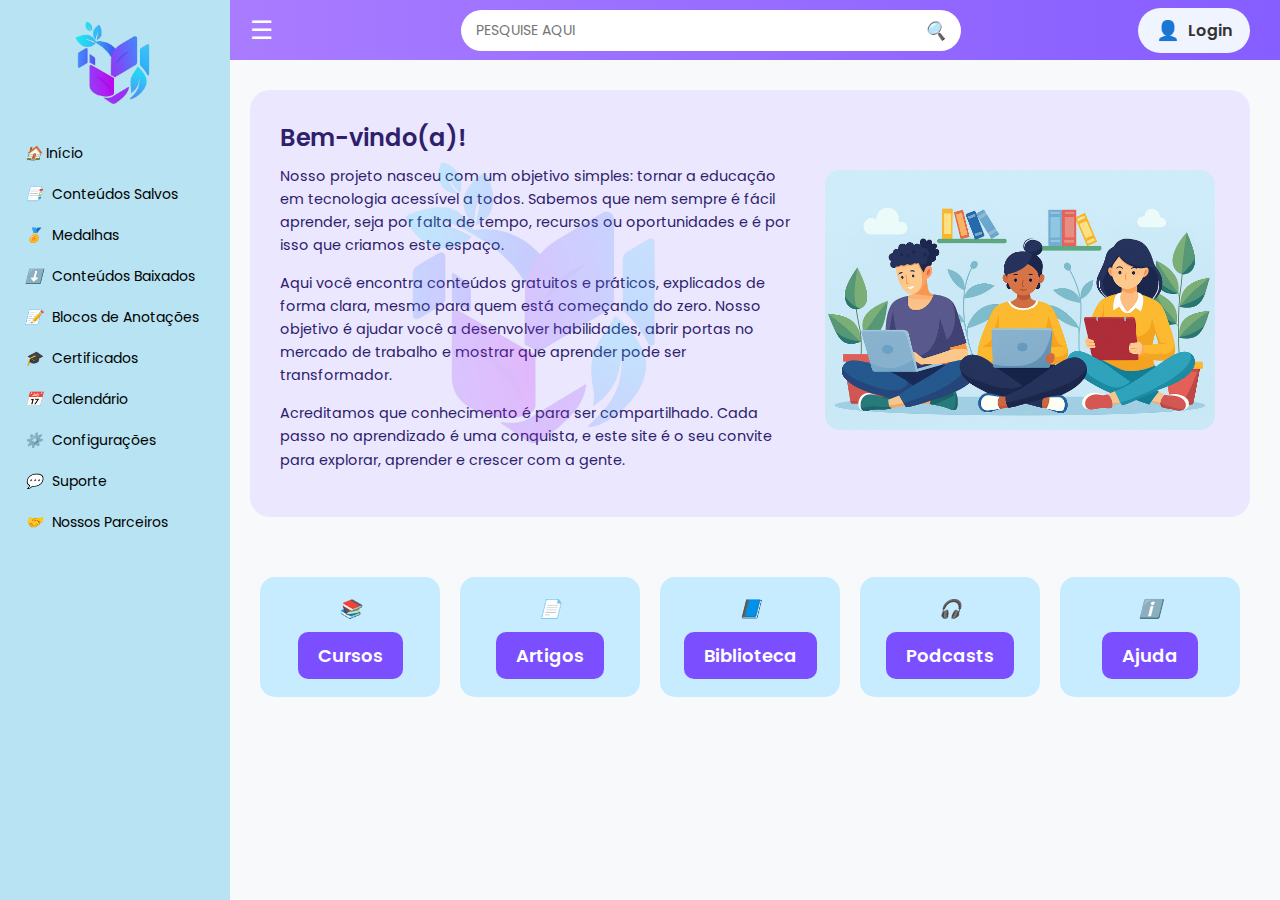
<file: EducaTech/index.html>
<!DOCTYPE html>
<html lang="pt-BR">

<head>
    <meta charset="UTF-8">
    <meta name="viewport" content="width=device-width, initial-scale=1.0">
    <title>EducaTech</title>
    <link rel="stylesheet" href="style.css">
    <link href="https://fonts.googleapis.com/css2?family=Poppins:wght@400;600&display=swap" rel="stylesheet">
</head>

<body>

    <aside class="sidebar" id="sidebar">
        <div class="logo">
            <a href="index.html">
                <img src="img/Logoprincipal.png" width="30%" alt="Logo">
            </a>
        </div>

        <ul class="menu">
            <li><a href="index.html"><i class="icon">🏠</i> Início</a></li>
            <li><i class="icon">📑</i> Conteúdos Salvos</li>
            <li><i class="icon">🏅</i> Medalhas</li>
            <li><i class="icon">⬇️</i> Conteúdos Baixados</li>
            <li><i class="icon">📝</i> Blocos de Anotações</li>
            <li><i class="icon">🎓</i> Certificados</li>

            <!-- item Calendário -->
            <li data-section="calendario"><i class="icon">📅</i> Calendário</li>

            <li><i class="icon">⚙️</i> Configurações</li>
            <li><i class="icon">💬</i> Suporte</li>
            <li><i class="icon">🤝</i> Nossos Parceiros</li>
        </ul>
    </aside>

    <main class="main-content">
        <header class="topbar">
            <button id="hamburger" class="hamburger">☰</button>
            <div class="search-bar">
                <input type="text" id="pesquisa" placeholder="PESQUISE AQUI">
                <i class="icon" id="btnBuscar">🔍</i>
            </div>

            <a href="#" id="loginBtn" class="login-link">
                <span class="user-icon">👤</span> Login
            </a>
        </header>

        <section class="welcome" id="welcome-section">
            <div class="text">
                <img src="img/Logoprincipal.png" alt="Logo de Fundo" class="background-logo">
                <h2>Bem-vindo(a)!</h2>
                <p>Nosso projeto nasceu com um objetivo simples: tornar a educação em tecnologia acessível a todos.
                   Sabemos que nem sempre é fácil aprender, seja por falta de tempo, recursos ou oportunidades e é por
                   isso que criamos este espaço.</p>

                <p>Aqui você encontra conteúdos gratuitos e práticos, explicados de forma clara, mesmo para quem está
                   começando do zero. Nosso objetivo é ajudar você a desenvolver habilidades, abrir portas no mercado de 
                   trabalho e mostrar que aprender pode ser transformador.</p>

                <p>Acreditamos que conhecimento é para ser compartilhado. Cada passo no aprendizado é uma conquista, 
                   e este site é o seu convite para explorar, aprender e crescer com a gente.</p>
            </div>
            <div class="image">
                <img src="img/estudantes.png" alt="Ilustração dos estudantes">
            </div>
        </section>

        <section class="cards">
            <section id="content" class="content-area">
                <div class="cards-container">
                    <div class="card" data-section="cursos"><i class="icon">📚</i><span>Cursos</span></div>
                    <div class="card" data-section="artigos"><i class="icon">📄</i><span>Artigos</span></div>
                    <div class="card" data-section="biblioteca"><i class="icon">📘</i><span>Biblioteca</span></div>
                    <div class="card" data-section="podcasts"><i class="icon">🎧</i><span>Podcasts</span></div>
                    <div class="card" data-section="ajuda"><i class="icon">ℹ️</i><span>Ajuda</span></div>
                </div>
            </section>
        <section id="page-container" class="page-container" style="display:none; padding:30px;">
        </section>
        
    </main>

    <script src="./assets/scripts/app.js"></script>

</body>

</html>
</file>
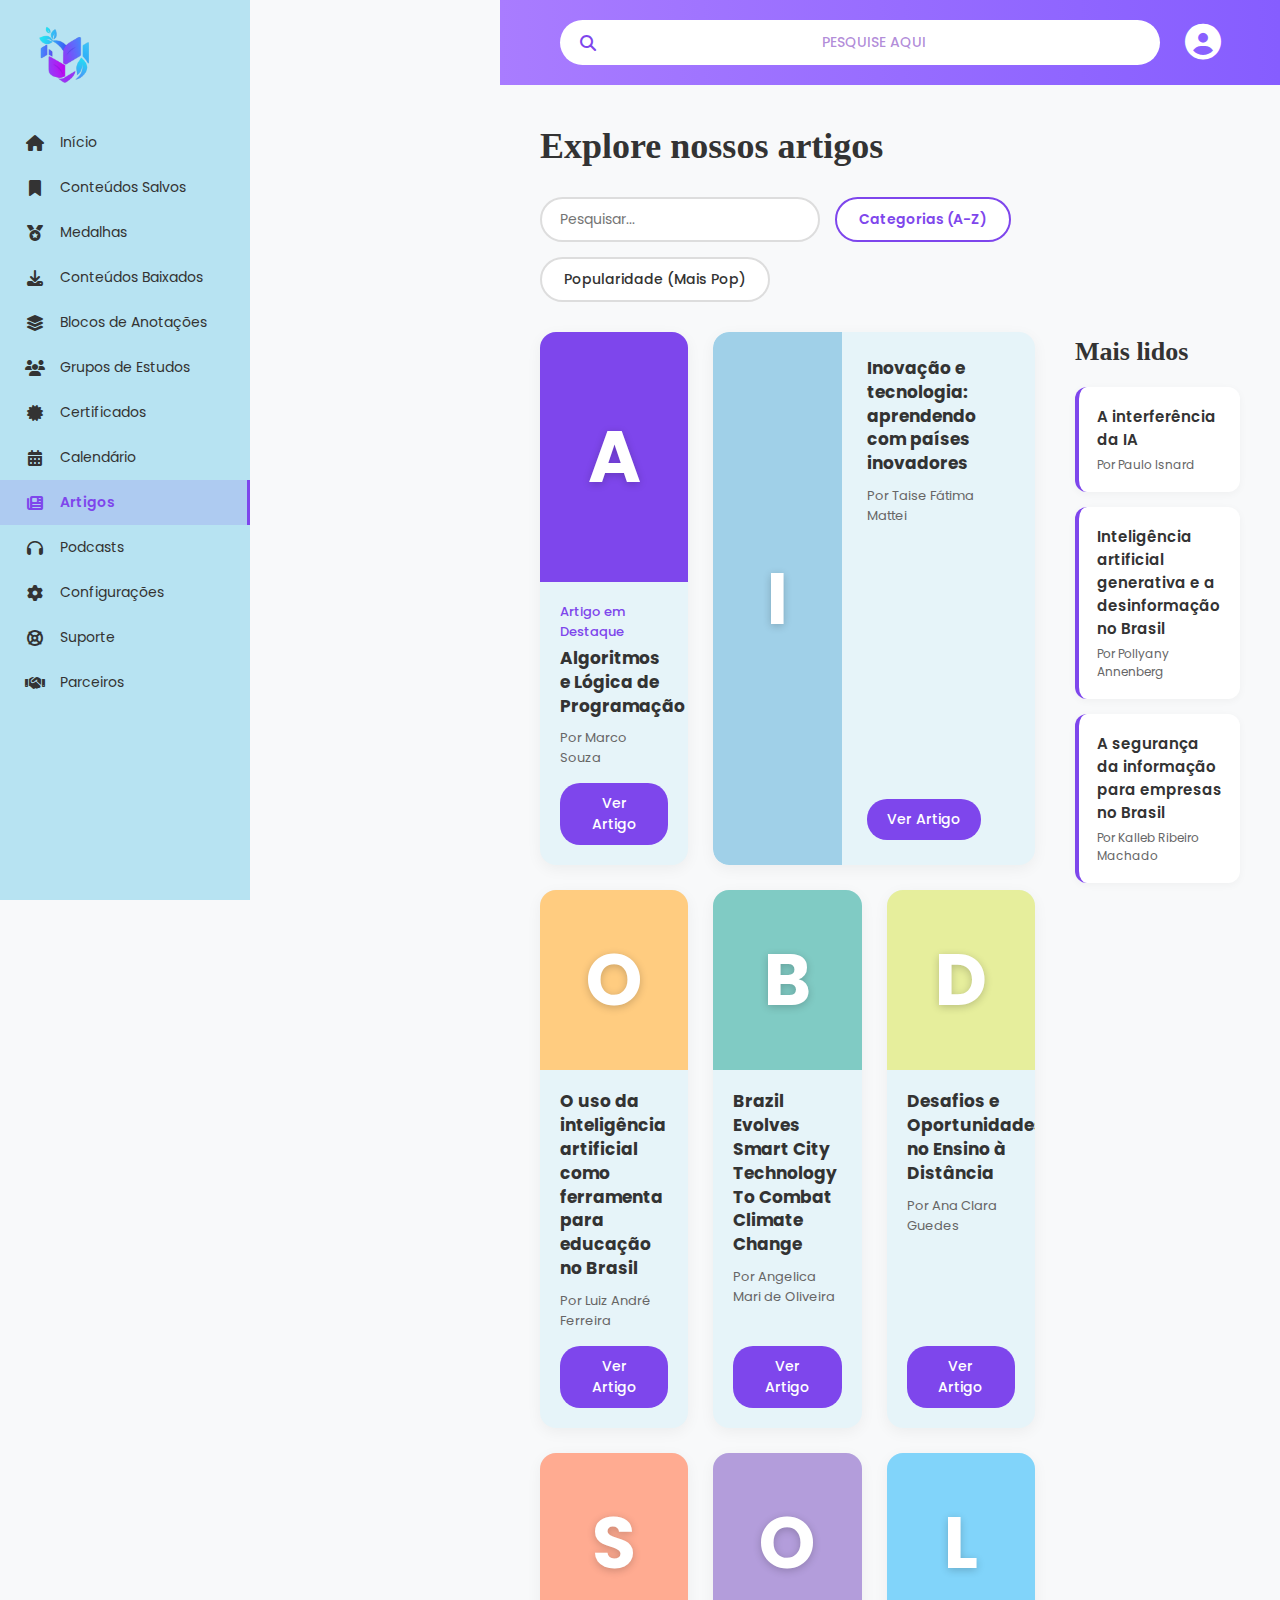
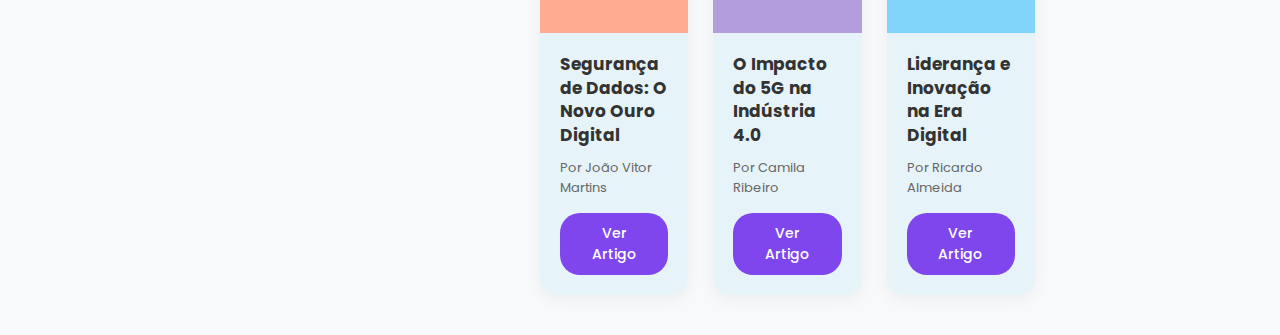
<file: EducaTech/Artigos/index.html>
<!DOCTYPE html>
<html lang="pt-BR">
<head>
    <meta charset="UTF-8">
    <meta name="viewport" content="width=device-width, initial-scale=1.0">
    <title>Explore Nossos Artigos - EducaTech</title>
    <link rel="stylesheet" href="styles.css">
    <link href="https://fonts.googleapis.com/css2?family=Poppins:wght@400;500;600;700&family=Georgia:wght@400;700&display=swap" rel="stylesheet">
    <link rel="stylesheet" href="https://cdnjs.cloudflare.com/ajax/libs/font-awesome/6.4.2/css/all.min.css">
</head>
<body>
    <div class="app-container">
       
        <aside class="sidebar" id="sidebar">
            <div class="sidebar-header">
                <div class="logo-placeholder">
                    <a href="../index.html">
                        <img src="logo-educatech.png.png" alt="Logo EducaTech">
                    </a>
                </div>
                <button id="menu-toggle" class="menu-toggle">
                    <i class="fas fa-bars"></i>
                </button>
            </div>
            
            <nav class="sidebar-nav">
                <ul>
                    <li><a href="../index.html"><i class="fas fa-home"></i><span>Início</span></a></li>
                    <li><a href="#"><i class="fas fa-bookmark"></i><span>Conteúdos Salvos</span></a></li>
                    <li><a href="#"><i class="fas fa-medal"></i><span>Medalhas</span></a></li>
                    <li><a href="#"><i class="fas fa-download"></i><span>Conteúdos Baixados</span></a></li>
                    <li><a href="#"><i class="fas fa-layer-group"></i><span>Blocos de Anotações</span></a></li>
                    <li><a href="#"><i class="fas fa-users"></i><span>Grupos de Estudos</span></a></li>
                    <li><a href="#"><i class="fas fa-certificate"></i><span>Certificados</span></a></li>
                    <li><a href="#"><i class="fas fa-calendar-alt"></i><span>Calendário</span></a></li>
                    
                    <li class="active"><a href="#"><i class="fas fa-newspaper"></i><span>Artigos</span></a></li>
                    <li><a href="../podcasts/index.html"><i class="fas fa-headphones"></i><span>Podcasts</span></a></li>
                    <li><a href="../configuracoes/index.html"><i class="fas fa-cog"></i><span>Configurações</span></a></li>
                    
                    <li><a href="#"><i class="fas fa-life-ring"></i><span>Suporte</span></a></li>
                    <li><a href="#"><i class="fas fa-handshake"></i><span>Parceiros</span></a></li>
                </ul>
            </nav>
        </aside>

        
        <main class="main-content" id="main-content">
            
            <header class="top-header">
                <div class="search-box">
                    <i class="fas fa-search"></i>
                    <input type="text" placeholder="PESQUISE AQUI" id="main-search">
                </div>
                <div class="user-profile">
                    <a href="../configuracoes/index.html">
                        <i class="fas fa-user-circle"></i>
                    </a>
                </div>
            </header>

            
            <section class="articles-section">
                <h1 class="main-title">Explore nossos artigos</h1>

                
                <div class="filter-bar">
                    <div class="search-filter-box">
                        <input type="text" placeholder="Pesquisar..." id="filter-search-input">
                        <i class="fas fa-search"></i>
                    </div>
                    
                    <button class="filter-btn active" id="category-filter-btn">Categorias (A-Z)</button>
                    <button class="filter-btn" id="popularity-filter-btn">Popularidade (Mais Pop)</button>
                </div>

                
                <div class="content-layout">
                    
                    <div class="article-cards-container" id="article-cards-container">
                        
                    </div>

                    
                    <aside class="most-read-sidebar">
                        <h2 class="most-read-title">Mais lidos</h2>
                        <div id="most-read-container">
                            
                        </div>
                    </aside>
                </div>
            </section>
        </main>
    </div>

    <script src="script.js"></script>
</body>
</html>
</file>
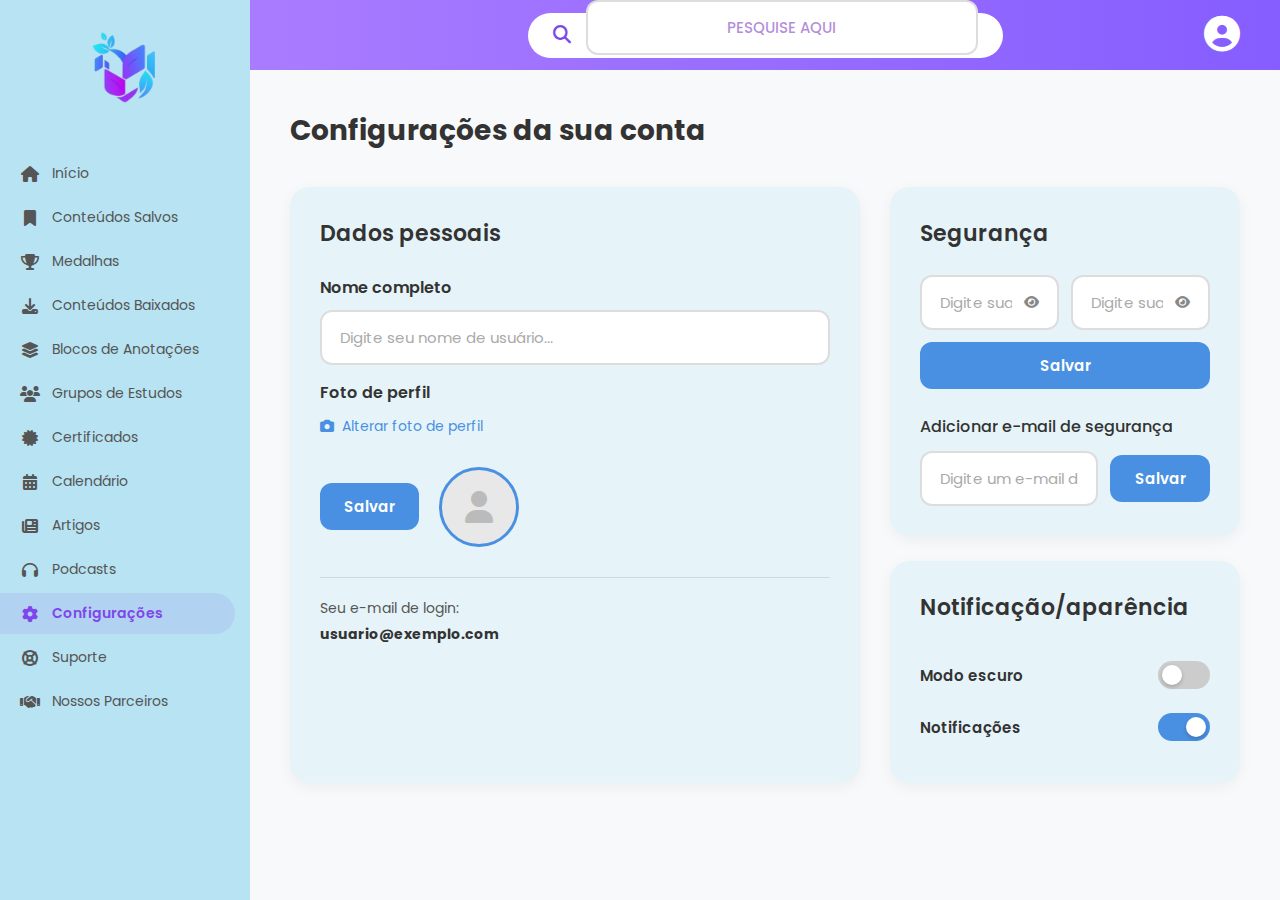
<file: EducaTech/configuracoes/index.html>
<!DOCTYPE html>
<html lang="pt-BR">
<head>
    <meta charset="UTF-8">
    <meta name="viewport" content="width=device-width, initial-scale=1.0">
    <title>Configurações da Sua Conta - EducaTech</title>
    <link rel="stylesheet" href="styles.css">
    <link href="https://fonts.googleapis.com/css2?family=Poppins:wght@400;500;600;700&display=swap" rel="stylesheet">
    <link rel="stylesheet" href="https://cdnjs.cloudflare.com/ajax/libs/font-awesome/6.4.2/css/all.min.css">
</head>
<body>
    <div class="app-container">
      
        <aside class="sidebar">
            <div class="logo-area">
                <a href="index.html">
                    <img src="logo-educatech.png.png" alt="Logo EducaTech" class="custom-logo">
                </a>
            </div>
            
            <nav class="sidebar-nav">
                <ul>
                    <li class="nav-item"><a href="../index.html"><i class="fas fa-home"></i> Início</a></li>
                    <li class="nav-item"><a href="#"><i class="fas fa-bookmark"></i> Conteúdos Salvos</a></li>
                    <li class="nav-item"><a href="#"><i class="fas fa-trophy"></i> Medalhas</a></li>
                    <li class="nav-item"><a href="#"><i class="fas fa-download"></i> Conteúdos Baixados</a></li>
                    <li class="nav-item"><a href="#"><i class="fas fa-layer-group"></i> Blocos de Anotações</a></li>
                    <li class="nav-item"><a href="#"><i class="fas fa-users"></i> Grupos de Estudos</a></li>
                    <li class="nav-item"><a href="#"><i class="fas fa-certificate"></i> Certificados</a></li>
                    <li class="nav-item"><a href="#"><i class="fas fa-calendar-alt"></i> Calendário</a></li>
                    <li class="nav-item"><a href="../artigos/index.html"><i class="fas fa-newspaper"></i> Artigos</a></li>
                    <li class="nav-item"><a href="../podcasts/index.html"><i class="fas fa-headphones"></i> Podcasts</a></li>
                    <li class="nav-item current-page"><a href="#"><i class="fas fa-cog"></i> Configurações</a></li>
                    <li class="nav-item"><a href="#"><i class="fas fa-life-ring"></i> Suporte</a></li>
                    <li class="nav-item"><a href="#"><i class="fas fa-handshake"></i> Nossos Parceiros</a></li>
                </ul>
            </nav>
        </aside>

       
        <div class="main-content-wrapper">
           
            <header class="header">
                <button class="hamburger" id="hamburger">
                    <i class="fas fa-bars"></i>
                </button>
                <div class="search-bar">
                    <i class="fas fa-search search-icon"></i>
                    <input type="text" placeholder="PESQUISE AQUI">
                </div>
                <div class="user-profile-icon">
                    <i class="fas fa-user-circle profile-avatar"></i>
                </div>
            </header>

            
            <main class="page-content">
                <h1>Configurações da sua conta</h1>

                <div class="config-sections">
                  
                    <section class="config-box personal-data">
                        <h2>Dados pessoais</h2>

                        <div class="form-group">
                            <label for="nome-completo">Nome completo</label>
                            <input type="text" id="nome-completo" placeholder="Digite seu nome de usuário...">
                        </div>
                        
                        <div class="profile-photo-area">
                            <h3>Foto de perfil</h3>
                            <input type="file" id="profile-photo-upload" accept="image/*" style="display: none;">
                            <label for="profile-photo-upload" class="upload-label-link">
                                <i class="fas fa-camera"></i> Alterar foto de perfil
                            </label>
                            
                            <div class="photo-controls">
                                <button class="btn btn-primary" id="save-photo-btn">Salvar</button>
                                <div class="avatar-placeholder" id="avatar-placeholder">
                                    <i class="fas fa-user"></i>
                                </div>
                            </div>
                        </div>

                        <div class="login-email">
                            <p>Seu e-mail de login:</p>
                            <p class="email-address">usuario@exemplo.com</p>
                        </div>
                    </section>

                    
                    <div class="security-and-appearance-column">
                        
                        <section class="config-box security-settings">
                            <h2>Segurança</h2>

                            <div class="password-change">
                                <div class="input-wrapper">
                                    <input type="password" id="senha-atual" placeholder="Digite sua senha atual..." class="input-half">
                                    <button class="toggle-password" data-target="senha-atual">
                                        <i class="fas fa-eye"></i>
                                    </button>
                                </div>
                                <div class="input-wrapper">
                                    <input type="password" id="nova-senha" placeholder="Digite sua nova senha..." class="input-half">
                                    <button class="toggle-password" data-target="nova-senha">
                                        <i class="fas fa-eye"></i>
                                    </button>
                                </div>
                                <button class="btn btn-primary btn-full-width" id="salvar-senha-btn">Salvar</button>
                            </div>

                            <div class="security-email">
                                <p>Adicionar e-mail de segurança</p>
                                <div class="security-email-controls">
                                    <input type="email" id="email-seguranca" placeholder="Digite um e-mail de segurança...">
                                    <button class="btn btn-primary" id="salvar-email-btn">Salvar</button>
                                </div>
                            </div>
                        </section>

                        
                        <section class="config-box appearance-settings">
                            <h2>Notificação/aparência</h2>

                            <div class="toggle-control">
                                <p>Modo escuro</p>
                                <label class="switch">
                                    <input type="checkbox" id="darkModeToggle">
                                    <span class="slider round"></span>
                                </label>
                            </div>

                            <div class="toggle-control">
                                <p>Notificações</p>
                                <label class="switch">
                                    <input type="checkbox" id="notificationsToggle" checked>
                                    <span class="slider round"></span>
                                </label>
                            </div>
                        </section>
                    </div>
                </div>
            </main>
        </div>
    </div>

    <script src="script.js"></script>
</body>
</html>
</file>
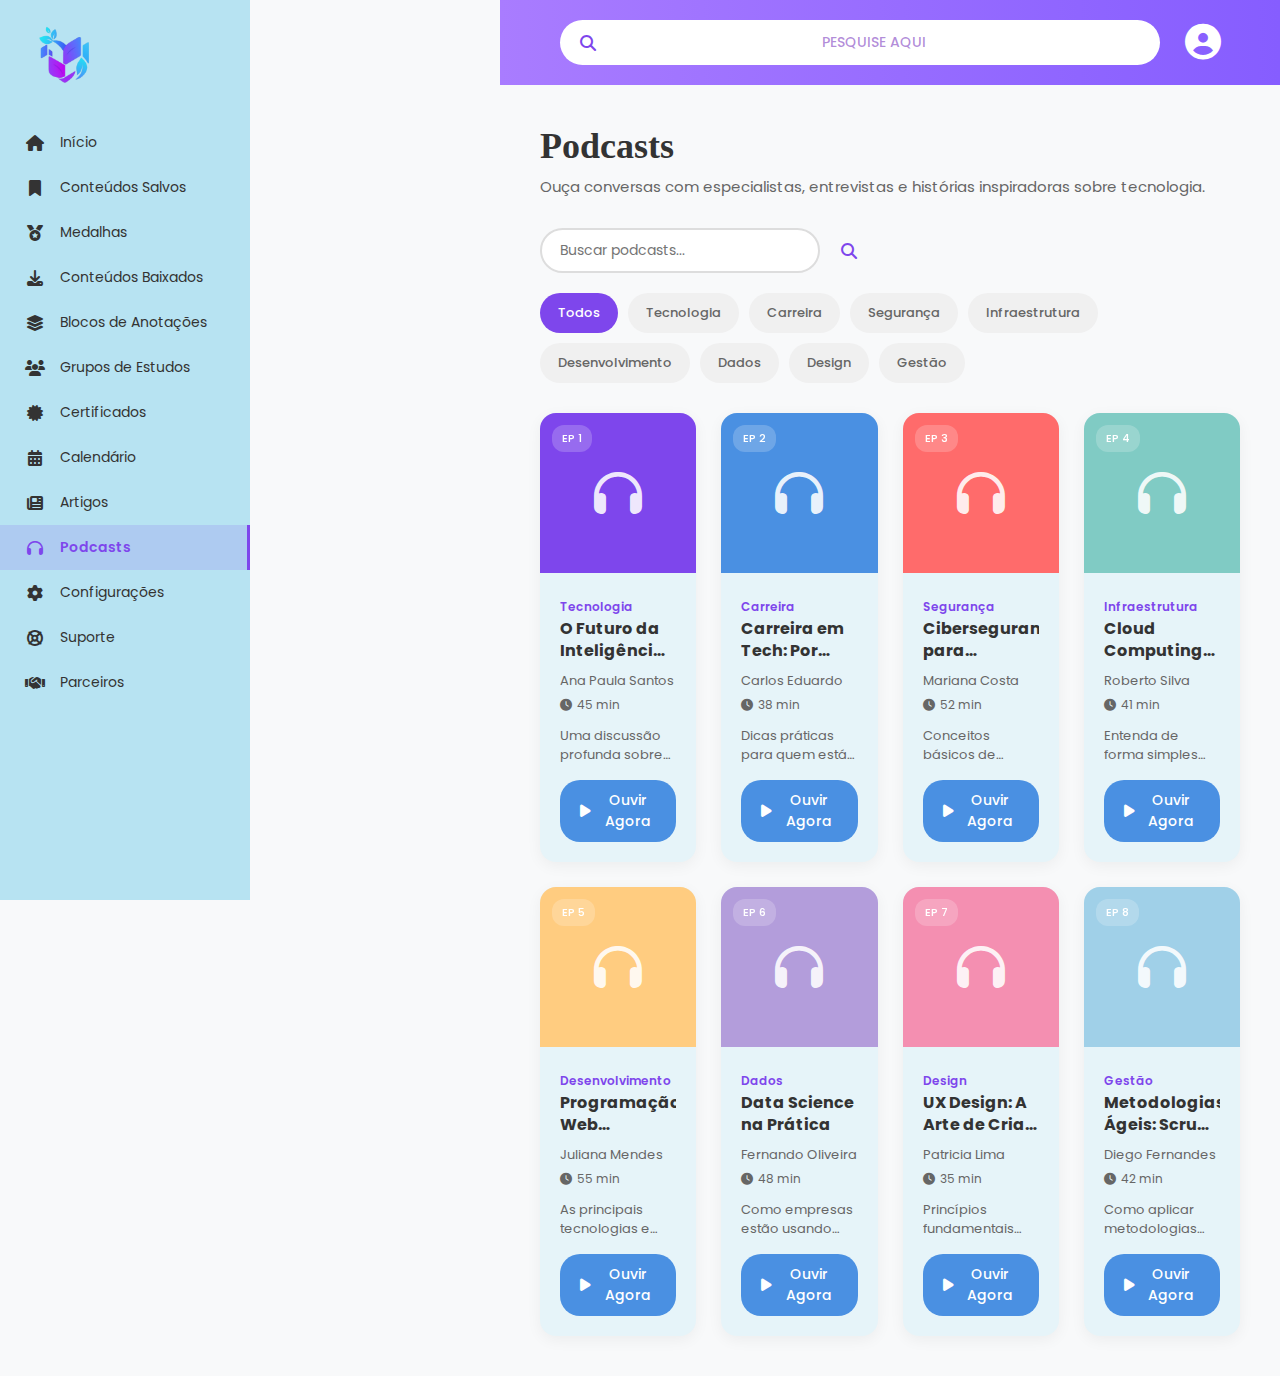
<file: EducaTech/Podcasts/index.html>
<!DOCTYPE html>
<html lang="pt-BR">
<head>
    <meta charset="UTF-8">
    <meta name="viewport" content="width=device-width, initial-scale=1.0">
    <title>Podcasts - EducaTech</title>
    <link rel="stylesheet" href="styles.css">
    <link href="https://fonts.googleapis.com/css2?family=Poppins:wght@400;500;600;700&family=Georgia:wght@400;700&display=swap" rel="stylesheet">
    <link rel="stylesheet" href="https://cdnjs.cloudflare.com/ajax/libs/font-awesome/6.4.2/css/all.min.css">
</head>
<body>
    <div class="app-container">
        
        <aside class="sidebar" id="sidebar">
            <div class="sidebar-header">
                <div class="logo-placeholder">
                    <a href="../index.html">
                        <img src="logo-educatech.png.png" alt="Logo EducaTech">
                    </a>
                </div>
                <button id="menu-toggle" class="menu-toggle">
                    <i class="fas fa-bars"></i>
                </button>
            </div>
            
            <nav class="sidebar-nav">
                <ul>
                    <li><a href="../index.html"><i class="fas fa-home"></i><span>Início</span></a></li>
                    <li><a href="#"><i class="fas fa-bookmark"></i><span>Conteúdos Salvos</span></a></li>
                    <li><a href="#"><i class="fas fa-medal"></i><span>Medalhas</span></a></li>
                    <li><a href="#"><i class="fas fa-download"></i><span>Conteúdos Baixados</span></a></li>
                    <li><a href="#"><i class="fas fa-layer-group"></i><span>Blocos de Anotações</span></a></li>
                    <li><a href="#"><i class="fas fa-users"></i><span>Grupos de Estudos</span></a></li>
                    <li><a href="#"><i class="fas fa-certificate"></i><span>Certificados</span></a></li>
                    <li><a href="#"><i class="fas fa-calendar-alt"></i><span>Calendário</span></a></li>
                    
                    <li><a href="../artigos/index.html"><i class="fas fa-newspaper"></i><span>Artigos</span></a></li>
                    <li class="active"><a href="#"><i class="fas fa-headphones"></i><span>Podcasts</span></a></li>
                    <li><a href="../configuracoes/index.html"><i class="fas fa-cog"></i><span>Configurações</span></a></li>
                    
                    <li><a href="#"><i class="fas fa-life-ring"></i><span>Suporte</span></a></li>
                    <li><a href="#"><i class="fas fa-handshake"></i><span>Parceiros</span></a></li>
                </ul>
            </nav>
        </aside>

        
        <main class="main-content" id="main-content">
          
            <header class="top-header">
                <div class="search-box">
                    <i class="fas fa-search"></i>
                    <input type="text" placeholder="PESQUISE AQUI" id="main-search">
                </div>
                <div class="user-profile">
                    <a href="../configuracoes/index.html">
                        <i class="fas fa-user-circle"></i>
                    </a>
                </div>
            </header>

          
            <section class="podcasts-section">
                <div class="section-header">
                    <h1 class="main-title">Podcasts</h1>
                    <p class="section-description">Ouça conversas com especialistas, entrevistas e histórias inspiradoras sobre tecnologia.</p>
                </div>

              
                <div class="filter-bar">
                    <div class="search-filter-box">
                        <input type="text" placeholder="Buscar podcasts..." id="filter-search-input">
                        <i class="fas fa-search"></i>
                    </div>
                    
                    <div class="category-filters" id="category-filters">
                        <button class="category-btn active" data-category="all">Todos</button>
                        
                    </div>
                </div>

                
                <div class="now-playing" id="now-playing" style="display: none;">
                    <div class="now-playing-content">
                        <div class="now-playing-icon">
                            <i class="fas fa-play"></i>
                        </div>
                        <div class="now-playing-info">
                            <p class="now-playing-title" id="now-playing-title"></p>
                            <p class="now-playing-host" id="now-playing-host"></p>
                        </div>
                    </div>
                    <button class="stop-btn" id="stop-btn">Parar</button>
                </div>

                
                <div class="podcast-cards-container" id="podcast-cards-container">
                    
                </div>

             
                <div class="empty-state" id="empty-state" style="display: none;">
                    <i class="fas fa-headphones"></i>
                    <p>Nenhum podcast encontrado.</p>
                </div>
            </section>
        </main>
    </div>

    <script src="script.js"></script>
</body>
</html>
</file>
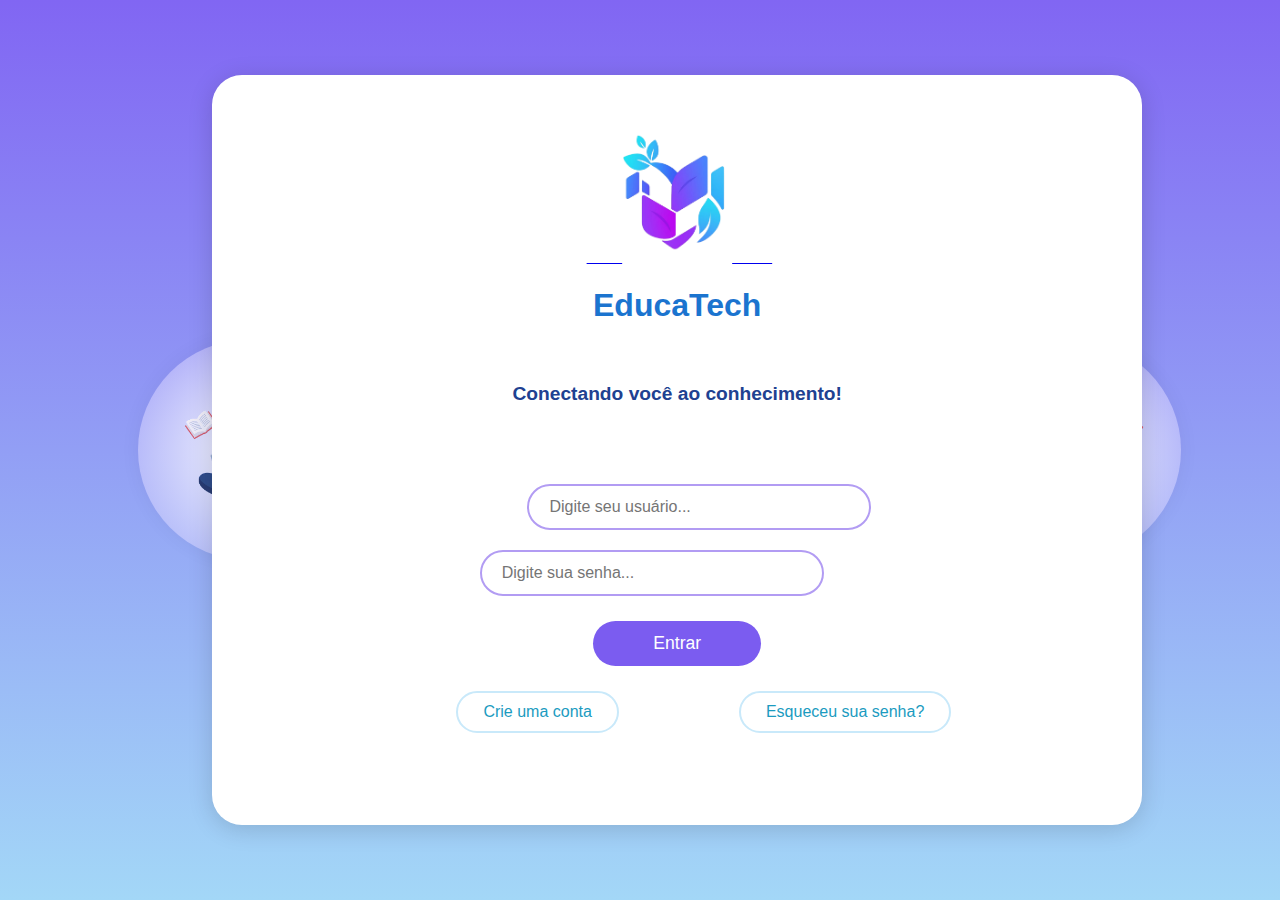
<file: login.html>
<!DOCTYPE html>
<html lang="pt-BR">
<head>
  <meta charset="UTF-8">
  <meta name="viewport" content="width=device-width, initial-scale=1.0">
  <title>EducaTech - Login</title>
  <link rel="stylesheet" href="login.css">
</head>
<body>
  <div class="background">

    <div class="side-image left">
      <img src="img/menino.png" alt="Aluno estudando">
    </div>

    <div class="side-image right">
      <img src="img/menina.png" alt="Aluna estudando">
    </div>

    <div class="login-container">
      <div class="logo-area">
        <a href="/index.html">
        <img src="img/Logoprincipal.png" alt="Logo EducaTech" class="logo">
        </a>
        <h1>EducaTech</h1>
        <p>Conectando você ao conhecimento!</p>
      </div>

      <form id="loginForm" class="form-area">
        <div class="input-group">
                    <input type="text" id="login" placeholder="Digite seu usuário..." required> 
          <input type="password" id="senha" placeholder="Digite sua senha..." required>
        </div>

        <button type="submit" class="btn-login">Entrar</button>

        <div class="links">
                    <a href="#" class="link" id="linkCadastro">Crie uma conta</a> 
          <a href="#" class="link">Esqueceu sua senha?</a>
        </div>
      </form>
      <p id="mensagemErro" style="color: red;"></p>
      <p id="mensagemSucesso" style="color: green;"></p>
    </div>
  </div>

  <script src="./assets/scripts/login.js"></script>
</body>
</html>
</file>
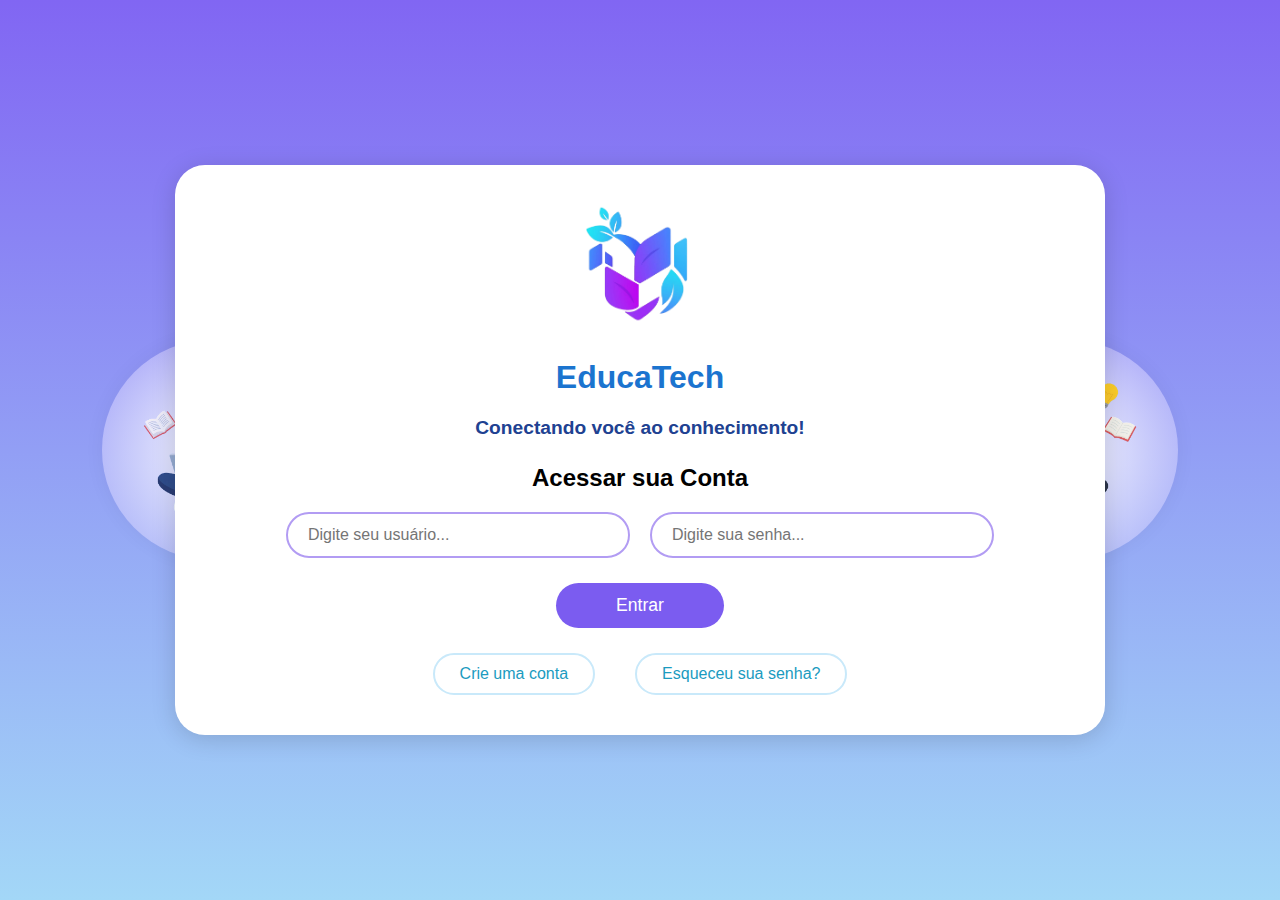
<file: Projeto EducaTech/login.html>
<!DOCTYPE html>
<html lang="pt-BR">
<head>
  <meta charset="UTF-8">
  <meta name="viewport" content="width=device-width, initial-scale=1.0">
  <title>EducaTech - Login</title>
  <link rel="stylesheet" href="login.css">
  <style>
    #cadastroForm {
      display: none; 
    }
  </style>
</head>
<body>
  <div class="background">

    <div class="side-image left">
      <img src="img/menino.png" alt="Aluno estudando">
    </div>

    <div class="side-image right">
      <img src="img/menina.png" alt="Aluna estudando">
    </div>

    <div class="login-container">
      <div class="logo-area">
        <a href="/index.html">
        <img src="img/Logoprincipal.png" alt="Logo EducaTech" class="logo">
        </a>
        <h1>EducaTech</h1>
        <p>Conectando você ao conhecimento!</p>
      </div>

      <p id="mensagemErro" style="color: red; margin-bottom: 10px; text-align: center;"></p>
      <p id="mensagemSucesso" style="color: green; margin-bottom: 10px; text-align: center;"></p>

      <form id="loginForm" class="form-area">
        <h2>Acessar sua Conta</h2>
        <div class="input-group">
          <input type="text" id="login" placeholder="Digite seu usuário..." required> 
          <input type="password" id="senha" placeholder="Digite sua senha..." required>
        </div>

        <button type="submit" class="btn-login">Entrar</button>

        <div class="links">
          <a href="#" class="link" id="linkCadastro">Crie uma conta</a> 
          <a href="#" class="link">Esqueceu sua senha?</a>
        </div>
      </form>

      <form id="cadastroForm" class="form-area" style="display: none;">
        <h2>Criar uma Conta</h2>
        <div class="input-group">
          <input type="text" id="cadastroNome" placeholder="Seu Nome Completo" required>
          <input type="email" id="cadastroEmail" placeholder="Seu Email" required>
          <input type="text" id="cadastroLogin" placeholder="Login Desejado" required> 
          <input type="password" id="cadastroSenha" placeholder="Senha" required>
        </div>

        <button type="submit" class="btn-login">Cadastrar</button>

        <div class="links">
          <a href="#" class="link" id="linkLogin">Já tenho conta. Voltar ao Login</a>
        </div>
      </form>
      
    </div>
  </div>

  <script src="./assets/scripts/login.js"></script>
</body>
</html>
</file>
<file: EducaTech/style.css>
* {
  margin: 0;
  padding: 0;
  box-sizing: border-box;
  font-family: "Poppins", sans-serif;
}

/* Body */

body {
  margin: 0;
  font-family: 'Poppins', sans-serif;
  background-color: #f8f9fa;
  display: flex;
}

/* Sidebar */

.sidebar {
  width: 230px;
  background-color: #b7e3f2;
  padding: 20px 10px;
  display: flex;
  flex-direction: column;
  align-items: center;
  position: fixed;
  height: 100vh;
  left: 0;
  top: 0;
  transition: left 0.3s ease;
  z-index: 1000;
}

.sidebar.hidden {
  left: -230px;
}

.sidebar .logo img {
  width: 80px;
  margin-bottom: 20px;
}

.sidebar ul {
  list-style: none;
  width: 100%;
}

.sidebar li {
  padding: 10px 15px;
  border-radius: 8px;
  display: flex;
  align-items: center;
  gap: 10px;
  font-size: 14px;
  cursor: pointer;
  transition: background 0.2s;
}

.sidebar li:hover {
  background-color: #cdeefb;
}

.sidebar a {
    text-decoration: none; 
    color: inherit;
}

.sidebar a:hover,
.sidebar a:visited {
    text-decoration: none;
    color: inherit; 
}

/* Main */

.main-content {
  flex: 1;
  margin-left: 220px;
  display: flex;
  flex-direction: column;
}

/* Topbar */
.topbar {
  background: linear-gradient(90deg, #a97cff, #865dff);
  height: 60px;
  display: flex;
  justify-content: space-between;
  align-items: center;
  padding: 0px 30px;
  color: white;
  position: relative;
}

/* Barra de pesquisa */

.search-bar {
  position: relative;
  width: 50%;
}

.search-bar input {
  width: 100%;
  padding: 10px 40px 10px 15px;
  border: none;
  border-radius: 25px;
  outline: none;
  font-size: 14px;
}

.search-bar .icon {
  cursor: pointer;
  position: absolute;
  right: 15px;
  top: 50%;
  transform: translateY(-50%);
  font-size: 18px;
}

/*Login*/
.login-link {
  display: flex;
  align-items: center;
  gap: 8px;
  text-decoration: none;
  color: #333;
  font-weight: 600;
  background-color: #f0f4ff;
  padding: 8px 18px;
  border-radius: 25px;
  transition: 0.3s;
}

.logout-link {
  display: flex;
  align-items: center;
  gap: 8px;
  text-decoration: none;
  color: #333;
  font-weight: 600;
  background-color: #f0f4ff;
  padding: 8px 18px;
  border-radius: 25px;
  transition: 0.3s;
}

.login-link:hover {
  background-color: #d8e3ff;
  transform: scale(1.05);
}

.user-icon {
  font-size: 1.2rem;
}

.hamburger {
  font-size: 26px;
  background: none;
  border: none;
  color: #fff;
  cursor: pointer;
  margin-right: 10px;
  transition: transform 0.2s ease;
}

.hamburger:hover {
  transform: scale(1.1);
}

.hamburger {
  flex-direction: column;
  gap: 5px;
  cursor: pointer;
}

.hamburger div {
  width: 25px;
  height: 3px;
  background-color: white;
}

.content-area {
  padding: 10px 40px 40px 40px;
  text-align: center;
}

.cards-container {
  display: grid;
  grid-template-columns: repeat(auto-fit, minmax(180px, 1fr));
  gap: 20px;
  margin-top: 40px;
}

.card {
  width: 180px;
  height: 120px;
  background-color: #c8ecff;
  border-radius: 15px;
  display: flex;
  flex-direction: column;
  justify-content: center;
  align-items: center;
  color: white;
  font-weight: 600;
  font-size: 18px;
  cursor: pointer;
  transition: transform 0.2s;
  position: relative;
}

.card:hover {
  transform: scale(1.05);
  background-color: #ebe8ff;
}

.welcome {
  display: flex;
  justify-content: space-between;
  align-items: center;
  background-color: #eae7ff;
  margin: 30px 30px 10px 30px;
  padding: 30px;
  border-radius: 20px;
  flex-wrap: wrap;
}

.welcome .text {
  width: 55%;
  color: #2e206b;
  position: relative;
  z-index: 1;
}

.welcome .text h2 {
  font-weight: 600;
  margin-bottom: 10px;
}

.welcome .text p {
  margin-bottom: 15px;
  line-height: 1.6;
  font-size: 90%;
}

.welcome .image img {
  width: 400px;
  max-width: 100%;
  border: 5px solid #eae7ff;
  border-radius: 20px;
  overflow: hidden;
}

.welcome .text .background-logo {
  position: absolute;
  z-index: 0;
  top: 50%;
  left: 50%;
  transform: translate(-50%, -50%);
  max-width: 80%;
  max-height: 80%;
  opacity: 0.2; 
  object-fit: contain;
}

.card span {
  background-color: #7b4fff;
  border-radius: 10px;
  padding: 10px 20px;
  margin-top: 10px;
}

.sidebar.collapsed {
  transform: translateX(-100%);
}

.sidebar.collapsed+.main-content {
  margin-left: 0;
}

/* Responsividade */
@media (max-width: 1024px) {
  .welcome {
    flex-direction: column;
    text-align: center;
  }

  .welcome .text {
    padding-right: 0;
  }

  .main-content {
    margin-left: 0;
  }
}

@media (max-width: 768px) {
  .sidebar {
    position: fixed;
    left: 0;
    top: 0;
    height: 100%;
  }

  .main-content {
    margin-left: 0;
  }

  .sidebar.collapsed {
    transform: translateX(-100%);
  }
}

/* Cursos */

.cursos-section {
  padding-top: 6px;
}

.cursos-title {
  font-size: 35px;
  font-weight: 700;
  color: #0d0d0d;
  margin-bottom: 18px;
  line-height: 1;
}

.filter-row {
  display: flex;
  align-items: center;
  justify-content: space-between;
  gap: 12px;
  margin-bottom: 22px;
  flex-wrap: wrap;
}

.filter-left {
  display: flex;
  align-items: center;
  gap: 12px;
}

.filter-label {
  display: inline-block;
  padding: 8px 14px;
  border-radius: 24px;
  border: 2px solid #7b4fff;
  color: #4a2bbd;
  background: #fff;
  font-weight: 600;
}

.filter-pills {
  display: inline-flex;
  gap: 10px;
  align-items: center;
}

.pill {
  padding: 8px 18px;
  border-radius: 22px;
  border: 1px solid rgba(123, 79, 255, 0.3);
  background: #e9e4ff;
  color: #4a2bbd;
  font-weight: 600;
  cursor: pointer;
  box-shadow: 0 0 0 4px rgba(0, 0, 0, 0) inset;
  transition: background .18s, transform .12s;
}

.pill:hover {
  transform: translateY(-2px);
}

.pill.active {
  background: linear-gradient(90deg, #7b4fff, #8e63ff);
  color: #fff;
  border: none;
  box-shadow: 0 6px 18px rgba(123, 79, 255, 0.18);
}

.filter-right .pill-popularity {
  padding: 8px 18px;
  border-radius: 22px;
  background: #e9e4ff;
  color: #4a2bbd;
  border: 1px solid rgba(123, 79, 255, 0.2);
}

.courses-grid,
.cursos-container {
  display: grid;
  grid-template-columns: repeat(4, 1fr);
  gap: 26px;
}

@media (max-width: 1200px) {
  .courses-grid {
    grid-template-columns: repeat(3, 1fr);
  }
}

@media (max-width: 900px) {
  .courses-grid {
    grid-template-columns: repeat(2, 1fr);
  }
}

@media (max-width: 600px) {
  .courses-grid {
    grid-template-columns: 1fr;
  }
}

/* cards */
.course-card {
  background: #dcd0ff;
  border-radius: 26px;
  overflow: visible;
  padding: 18px;
  display: flex;
  flex-direction: column;
  align-items: stretch;
  min-height: 260px;
  box-shadow: 0 6px 18px rgba(0, 0, 0, 0.06);
}

.course-card .course-card-media img {
  width: 100%;
  height: 140px;
  object-fit: cover;
  border-radius: 18px;
  display: block;
  margin-bottom: -20px;
  background: #fff;
}

.course-card-body {
  width: 100%;
  height: 100%;
  background: #f6f6ff;
  margin-top: 0;
  padding: 18px;
  border-radius: 18px;
  box-shadow: 0 2px 6px rgba(0, 0, 0, 0.04);
  transform: translateY(-12px);
}

.course-title {
  display: flex;
  align-items: center;
  font-size: 20px;
  color: #1e1447;
  margin: 6px 0 8px 0;
  line-height: 1.08;
  text-align: left;
}

.badge.nivel {
  width: 49%;
  display: flex;
  justify-content: center;
  padding: 6px 10px;
  border-radius: 12px;
  font-size: 12px;
  background: #e6dbff;
  color: #6b4bd0;
  font-weight: 700;
}

.card-cta {
  display: flex;
  justify-content: flex-end;
  margin-top: 12px;
}

.btn-ver {
  width: 49%;
  display: flex;
  justify-content: center;
  background: linear-gradient(90deg, #7b4fff, #8e63ff);
  color: #fff;
  border: none;
  padding: 8px 14px;
  border-radius: 18px;
  font-weight: 700;
  cursor: pointer;
  box-shadow: 0 6px 14px rgba(123, 79, 255, 0.15);
}

.btn-ver:hover {
  transform: translateY(-2px);
}

.section-header {
  display: flex;
  align-items: center;
  justify-content: space-between;
  margin-bottom: 16px;
}

.btn-back {
  background-color: #7b4fff;
  color: #fff;
  border: none;
  padding: 8px 14px;
  border-radius: 8px;
  cursor: pointer;
  font-family: 'Poppins', sans-serif;
  font-size: 14px;
  transition: background-color 0.2s ease, transform 0.1s ease;
}

.btn-back:hover {
  background-color: #6939e6;
  transform: translateY(-1px);
}

.btn-back:active {
  transform: translateY(1px);
}


.cursos-section .cursos-title {
  font-family: Georgia, serif;
}

.course-title {
  font-family: Georgia, serif;
  font-weight: 600;
}

.cursos-section .empty {
  padding: 40px;
  text-align: center;
  color: #777;
}

/* Cursos */
/* Progress bar do curso */
.course-header {
  display:flex;
  align-items:center;
  justify-content:space-between;
  gap:12px;
  margin-bottom: 16px;
  flex-wrap:wrap;
}

.progress {
  width: 60%;
  height: 14px;
  background: #e9e9f8;
  border-radius: 12px;
  overflow: hidden;
  box-shadow: inset 0 1px 2px rgba(0,0,0,0.05);
}

.progress > .bar {
  height:100%;
  width:0%;
  background: linear-gradient(90deg,#7b4fff,#8e63ff);
  transition: width 300ms ease;
}

/* Lista de aulas */
.lessons-list {
  display:flex;
  flex-direction:column;
  gap:12px;
  margin-top: 12px;
}

.lesson-item {
  display:flex;
  gap:12px;
  align-items:center;
  padding:12px;
  border-radius:12px;
  background:#fff;
  box-shadow: 0 6px 16px rgba(0,0,0,0.04);
}

.lesson-meta {
  flex:1;
}

.lesson-actions {
  display:flex;
  gap:8px;
  align-items:center;
}

/* player responsivo */
.video-wrapper {
  position:relative;
  width:100%;
  padding-bottom:56.25%;
  height:0;
  margin-top:12px;
}

.video-wrapper iframe {
  position:absolute;
  left:0;top:0;width:100%;height:100%;
  border-radius:12px;
}

/* Botões assistir e marcar como visto */
.btn-watch,
.btn-toggle {
  background: linear-gradient(90deg, #7b4fff, #8e63ff);
  color: #fff;
  border: none;
  padding: 8px 14px;
  border-radius: 8px;
  cursor: pointer;
  font-family: 'Poppins', sans-serif;
  font-size: 14px;
  font-weight: 700;
  transition: background-color 0.18s ease, transform 0.12s ease, box-shadow 0.18s ease;
  box-shadow: 0 6px 14px rgba(123, 79, 255, 0.15);
}

.lesson-actions .btn-watch,
.lesson-actions .btn-toggle {
  padding: 8px 12px;
  min-width: 120px;
}

.btn-watch:hover,
.btn-toggle:hover,
.btn-watch:focus,
.btn-toggle:focus {
  background-color: #6939e6;
  transform: translateY(-2px);
  outline: none;
  box-shadow: 0 10px 24px rgba(123, 79, 255, 0.18);
}

.btn-watch:active,
.btn-toggle:active {
  transform: translateY(1px);
}

/* Variante visual para Desmarcar */
.btn-toggle.desmarcar {
  background: #fff;
  color: #4a2bbd;
  border: 1px solid rgba(123,79,255,0.12);
  box-shadow: none;
}
.btn-toggle.desmarcar:hover {
  background: #f6f3ff;
  transform: translateY(-2px);
}

/* Responsividade do botão*/
@media (max-width: 600px) {
  .lesson-actions .btn-watch,
  .lesson-actions .btn-toggle {
    min-width: 96px;
    padding: 8px 10px;
    font-size: 13px;
  }
}
/* ============================
   CALENDÁRIO AVANÇADO (EducaTech)
   ============================ */

/* Container principal do calendário */
.etcal-container {
  width: 100%;
  max-width: 1000px;
  margin: 10px auto;
  background: #ffffff;
  border-radius: 14px;
  padding: 18px;
  box-shadow: 0 8px 28px rgba(17,17,17,0.06);
  display: grid;
  grid-template-columns: 1fr 320px;
  gap: 18px;
  align-items: start;
}

/* Cabeçalho do calendário */
.etcal-header {
  display:flex;
  justify-content:space-between;
  align-items:center;
  margin-bottom:12px;
}

.etcal-title {
  font-size:22px;
  font-weight:700;
  color:#1e1447;
}

.etcal-controls {
  display:flex;
  gap:8px;
  align-items:center;
}

.etcal-controls button {
  background: linear-gradient(90deg,#7b4fff,#8e63ff);
  color:#fff;
  border: none;
  padding:8px 12px;
  border-radius:10px;
  cursor:pointer;
  font-weight:700;
}

/* Grid do calendário */
.etcal-grid {
  display:grid;
  grid-template-columns: repeat(7, 1fr);
  gap:10px;
  margin-top:8px;
}

.etcal-weekday {
  text-align:center;
  font-size:13px;
  color:#6b6b85;
  font-weight:700;
}

/* Dia individual */
.etcal-day {
  background: #fbfbff;
  border:1px solid #f0eff8;
  border-radius:12px;
  min-height:110px;
  padding:10px;
  position:relative;
  cursor:pointer;
  transition:transform .12s ease, box-shadow .12s ease;
  display:flex;
  flex-direction:column;
  justify-content:flex-start;
}

.etcal-day:hover {
  transform: translateY(-4px);
  box-shadow: 0 10px 26px rgba(123,79,255,0.06);
}

.etcal-day.other-month {
  opacity:0.38;
}

.etcal-day .day-num {
  font-weight:700;
  font-size:16px;
  margin-bottom:6px;
}

/* pequeno marcador colorido para eventos */
.etcal-dots {
  display:flex;
  gap:6px;
  margin-top:6px;
  flex-wrap:wrap;
}

.etcal-dot {
  width:9px;
  height:9px;
  border-radius:50%;
  display:inline-block;
  box-shadow: 0 2px 6px rgba(0,0,0,0.06);
}

/* destaque para o dia atual/selecionado */
.etcal-day.today {
  outline: 3px solid rgba(123,79,255,0.12);
  background: linear-gradient(180deg,#fff,#fbf8ff);
}

/* painel lateral (eventos do dia) */
.etcal-side {
  background:#fff;
  border-radius:12px;
  padding:12px;
  border:1px solid #f0eff8;
  height:fit-content;
  box-shadow: 0 8px 20px rgba(17,17,17,0.03);
}

/* botão add */
.etcal-add-btn {
  display:inline-flex;
  align-items:center;
  gap:8px;
  background: #fff;
  color: #7b4fff;
  padding:8px 12px;
  border-radius:10px;
  border:1px solid rgba(123,79,255,0.12);
  cursor:pointer;
  font-weight:700;
}

/* lista de eventos */
.etcal-event {
  display:flex;
  justify-content:space-between;
  gap:10px;
  padding:10px;
  border-radius:10px;
  margin-top:10px;
  background:#fbf8ff;
  border:1px solid #f0eaff;
}

.etcal-event .ev-left { max-width:70%; overflow:hidden; text-overflow:ellipsis; white-space:nowrap; }
.etcal-event .ev-meta { font-size:13px; color:#666; }

/* botões de ação */
.etcal-btn {
  background:transparent;
  border:none;
  cursor:pointer;
  color:#6b4bd0;
  font-weight:700;
}

/* formulário modal (simples) */
.etcal-modal-back {
  position:fixed; inset:0; background:rgba(0,0,0,0.35); display:flex; align-items:center; justify-content:center; z-index:9999;
}
.etcal-modal {
  width:420px; max-width:94%; background:#fff; border-radius:12px; padding:16px; box-shadow:0 10px 40px rgba(17,17,17,0.12);
}
.etcal-modal input, .etcal-modal textarea, .etcal-modal select {
  width:100%; padding:8px; border-radius:8px; border:1px solid #ddd; margin-top:6px;
}

/* tipos de evento (cores) */
.etcal-type-EXAME { background:#f9e0e0; border-left:4px solid #e06b6b; }
.etcal-type-TAREFA { background:#eaf6e7; border-left:4px solid #5fb86d; }
.etcal-type-LEMBRETE { background:#fff4d9; border-left:4px solid #f0b84a; }
.etcal-type-OUTRO { background:#eef4ff; border-left:4px solid #6b63f2; }

/* responsividade: empilha painel lateral */
@media (max-width:920px) {
  .etcal-container { grid-template-columns: 1fr; }
  .etcal-side { order: 2; margin-top:8px; }
}
</file>
<file: EducaTech/Artigos/styles.css>
:root {
    --color-primary-purple: #7e46ec;
    --color-secondary-light-blue: #b7e3f2;
    --color-background-light: #f8f9fa;
    --color-card-bg: #e6f4f9;
    --color-text-dark: #333;
    --color-text-medium: #666;
    --color-white: #ffffff;
    --color-border: #ddd;
    --color-topbar-start: #a97cff;
    --color-topbar-end: #865dff;
}

* {
    margin: 0;
    padding: 0;
    box-sizing: border-box;
    font-family: 'Poppins', sans-serif;
}

body {
    background-color: var(--color-background-light);
}


.app-container {
    display: grid;
    grid-template-columns: 250px 1fr;
    min-height: 100vh;
}


.sidebar {
    background-color: var(--color-secondary-light-blue);
    padding: 20px 0;
    display: flex;
    flex-direction: column;
    position: fixed;
    height: 100%;
    width: 250px;
    transition: width 0.3s ease;
    z-index: 1000;
}

.sidebar-header {
    display: flex;
    align-items: center;
    justify-content: space-between;
    padding: 0 15px 20px 25px;
}

.logo-placeholder {
    width: 80px;
    height: 80px;
    display: flex;
    align-items: center;
    justify-content: center;
}

.logo-placeholder img {
    max-width: 100%;
    max-height: 100%;
}

.menu-toggle {
    background: none;
    border: none;
    color: var(--color-text-dark);
    font-size: 20px;
    cursor: pointer;
    padding: 5px;
    display: none;
}

.sidebar-nav ul {
    list-style: none;
}

.sidebar-nav li a {
    display: flex;
    align-items: center;
    padding: 12px 25px;
    text-decoration: none;
    color: var(--color-text-dark);
    font-size: 14px;
    transition: background-color 0.2s;
}

.sidebar-nav li a:hover,
.sidebar-nav li.active a {
    background-color: rgba(126, 70, 236, 0.15);
    border-right: 3px solid var(--color-primary-purple);
    color: var(--color-primary-purple);
    font-weight: 600;
}

.sidebar-nav li a i {
    margin-right: 15px;
    font-size: 16px;
    width: 20px;
    text-align: center;
}


.sidebar.collapsed {
    width: 60px;
}

.sidebar.collapsed .sidebar-nav span,
.sidebar.collapsed .logo-placeholder {
    display: none;
}

.sidebar.collapsed .sidebar-header {
    justify-content: center;
    padding: 0 0 20px 0;
}

.sidebar.collapsed ~ .main-content {
    margin-left: 60px;
}


.main-content {
    grid-column: 2 / -1;
    margin-left: 250px;
}


.top-header {
    background: linear-gradient(90deg, var(--color-topbar-start), var(--color-topbar-end));
    padding: 20px 40px;
    display: flex;
    justify-content: center;
    align-items: center;
    position: sticky;
    top: 0;
    z-index: 100;
}

.search-box {
    flex-grow: 1;
    max-width: 600px;
    display: flex;
    align-items: center;
    background-color: var(--color-white);
    border-radius: 25px;
    padding: 12px 20px;
}

.search-box i {
    color: var(--color-primary-purple);
    margin-right: 12px;
    font-size: 16px;
}

.search-box input {
    border: none;
    background: none;
    outline: none;
    flex-grow: 1;
    font-size: 14px;
    text-align: center;
}

.search-box input::placeholder {
    color: rgba(127, 63, 191, 0.6);
    font-weight: 500;
}

.user-profile a {
    color: white;
}

.user-profile i {
    font-size: 36px;
    margin-left: 25px;
    cursor: pointer;
    transition: opacity 0.2s;
}

.user-profile i:hover {
    opacity: 0.8;
}


.articles-section {
    padding: 40px;
}

.main-title {
    font-family: 'Georgia', serif;
    font-size: 36px;
    font-weight: 700;
    color: var(--color-text-dark);
    margin-bottom: 30px;
}


.filter-bar {
    display: flex;
    gap: 15px;
    align-items: center;
    margin-bottom: 30px;
    flex-wrap: wrap;
}

.search-filter-box {
    display: flex;
    align-items: center;
    background-color: white;
    border: 2px solid var(--color-border);
    border-radius: 25px;
    padding: 10px 18px;
    width: 280px;
    transition: border-color 0.2s;
}

.search-filter-box:focus-within {
    border-color: var(--color-primary-purple);
}

.search-filter-box input {
    border: none;
    background: none;
    outline: none;
    flex-grow: 1;
    font-size: 14px;
}

.search-filter-box i {
    color: var(--color-primary-purple);
    font-size: 16px;
    margin-left: 10px;
    cursor: pointer;
}

.filter-btn {
    background-color: white;
    color: var(--color-text-dark);
    border: 2px solid var(--color-border);
    padding: 10px 22px;
    border-radius: 25px;
    cursor: pointer;
    font-size: 14px;
    font-weight: 500;
    transition: all 0.2s;
    white-space: nowrap;
}

.filter-btn:hover {
    border-color: var(--color-primary-purple);
}

.filter-btn.active {
    color: var(--color-primary-purple);
    border-color: var(--color-primary-purple);
    font-weight: 600;
}


.content-layout {
    display: grid;
    grid-template-columns: 3fr 1fr;
    gap: 40px;
}


.article-cards-container {
    display: grid;
    grid-template-columns: repeat(3, 1fr);
    gap: 25px;
}

.article-card {
    background-color: var(--color-card-bg);
    border-radius: 16px;
    overflow: hidden;
    display: flex;
    flex-direction: column;
    box-shadow: 0 4px 15px rgba(0, 0, 0, 0.05);
    transition: transform 0.2s, box-shadow 0.2s;
}

.article-card:hover {
    transform: translateY(-5px);
    box-shadow: 0 8px 25px rgba(0, 0, 0, 0.1);
}

.article-card.featured-card {
    grid-column: span 1;
}

.article-card.wide-card {
    grid-column: span 2;
    flex-direction: row;
}


.article-image-placeholder {
    width: 100%;
    height: 180px;
    display: flex;
    align-items: center;
    justify-content: center;
    font-size: 72px;
    font-weight: bold;
    color: white;
    text-shadow: 0 2px 8px rgba(0, 0, 0, 0.2);
}

.featured-image {
    height: 250px;
}

.wide-image {
    width: 40%;
    height: auto;
    min-height: 200px;
    border-radius: 16px 0 0 16px;
}

.wide-card .article-info {
    width: 60%;
    padding: 25px;
    display: flex;
    flex-direction: column;
    justify-content: center;
}


.article-info {
    padding: 20px;
    flex-grow: 1;
    display: flex;
    flex-direction: column;
}

.article-subtitle {
    font-size: 13px;
    color: var(--color-primary-purple);
    margin-bottom: 5px;
    font-weight: 500;
}

.article-title {
    font-size: 17px;
    font-weight: 700;
    color: var(--color-text-dark);
    margin-bottom: 10px;
    line-height: 1.4;
}

.article-author {
    font-size: 13px;
    color: var(--color-text-medium);
    margin-bottom: 15px;
    flex-grow: 1;
}

.read-more-btn {
    background-color: var(--color-primary-purple);
    color: white;
    border: none;
    padding: 10px 20px;
    border-radius: 20px;
    cursor: pointer;
    font-size: 14px;
    font-weight: 500;
    align-self: flex-start;
    transition: opacity 0.2s, transform 0.2s;
}

.read-more-btn:hover {
    opacity: 0.9;
    transform: scale(1.02);
}


.most-read-sidebar {
    padding-top: 5px;
}

.most-read-title {
    font-family: 'Georgia', serif;
    font-size: 26px;
    font-weight: 700;
    color: var(--color-text-dark);
    margin-bottom: 20px;
}

.read-item {
    background-color: white;
    padding: 18px;
    border-radius: 12px;
    margin-bottom: 15px;
    box-shadow: 0 2px 8px rgba(0, 0, 0, 0.04);
    border-left: 4px solid var(--color-primary-purple);
    transition: transform 0.2s;
    cursor: pointer;
}

.read-item:hover {
    transform: translateX(5px);
}

.read-title {
    font-size: 15px;
    font-weight: 600;
    color: var(--color-text-dark);
    margin-bottom: 5px;
}

.read-author {
    font-size: 12px;
    color: var(--color-text-medium);
}


@media (max-width: 1200px) {
    .article-cards-container {
        grid-template-columns: repeat(2, 1fr);
    }
    
    .article-card.wide-card {
        grid-column: span 2;
    }
}

@media (max-width: 1024px) {
    .app-container {
        grid-template-columns: 1fr;
    }
    
    .sidebar {
        width: 250px;
        left: -250px;
        transition: left 0.3s ease;
    }
    
    .sidebar.active {
        left: 0;
    }
    
    .main-content {
        margin-left: 0;
    }
    
    .menu-toggle {
        display: block;
    }
    
    .content-layout {
        grid-template-columns: 1fr;
    }
    
    .most-read-sidebar {
        margin-top: 30px;
    }
    
    .article-cards-container {
        grid-template-columns: repeat(2, 1fr);
    }
    
    .article-card.wide-card,
    .article-card.featured-card {
        grid-column: span 1;
        flex-direction: column;
    }
    
    .wide-image {
        width: 100%;
        height: 180px;
        border-radius: 16px 16px 0 0;
    }
    
    .wide-card .article-info {
        width: 100%;
    }
}

@media (max-width: 768px) {
    .articles-section {
        padding: 25px 20px;
    }
    
    .main-title {
        font-size: 28px;
    }
    
    .filter-bar {
        flex-direction: column;
        align-items: stretch;
    }
    
    .search-filter-box {
        width: 100%;
    }
    
    .article-cards-container {
        grid-template-columns: 1fr;
    }
    
    .article-card.wide-card {
        grid-column: span 1;
    }
    
    .top-header {
        padding: 15px 20px;
    }
}
</file>
<file: EducaTech/configuracoes/styles.css>
:root {
    
    --color-primary-purple: #7e46ec;
    --color-secondary-blue: #b7e3f2;
    --color-box-background: #e6f4f9;
    --color-button-blue: #4a90e2;
    --color-text-dark: #333;
    --color-text-light: #555;
    --color-background-light: #f8f9fa;
    --color-white: #ffffff;
    --color-border: #ddd;
    --color-topbar-start: #a97cff;
    --color-topbar-end: #865dff;
    
    
    --dark-bg: #1a1a2e;
    --dark-surface: #25253a;
    --dark-text: #f0f0f0;
    --dark-text-secondary: #aaaaaa;
    --dark-box-bg: #2d2d44;
    --dark-sidebar-bg: #1f1f35;
}

* {
    margin: 0;
    padding: 0;
    box-sizing: border-box;
    font-family: 'Poppins', sans-serif;
    transition: background-color 0.3s, color 0.3s, border-color 0.3s;
}

body {
    background-color: var(--color-background-light);
    color: var(--color-text-dark);
}


.app-container {
    display: flex;
    min-height: 100vh;
}

.main-content-wrapper {
    flex-grow: 1;
    margin-left: 250px;
    display: flex;
    flex-direction: column;
}


.sidebar {
    width: 250px;
    background-color: var(--color-secondary-blue);
    padding: 20px 0;
    display: flex;
    flex-direction: column;
    align-items: center;
    position: fixed;
    height: 100vh;
    left: 0;
    top: 0;
    z-index: 1000;
    overflow-y: auto;
}

.logo-area {
    margin-bottom: 30px;
    padding: 0 20px;
}

.custom-logo {
    width: 100px;
    height: auto;
    display: block;
}

.sidebar-nav {
    width: 100%;
}

.sidebar-nav ul {
    list-style: none;
}

.nav-item {
    margin: 3px 0;
    padding: 10px 20px;
    border-radius: 0 25px 25px 0;
    margin-right: 15px;
}

.nav-item a {
    text-decoration: none;
    color: var(--color-text-light);
    display: flex;
    align-items: center;
    gap: 12px;
    font-size: 14px;
    transition: color 0.2s;
}

.nav-item i {
    font-size: 16px;
    width: 20px;
    text-align: center;
}

.nav-item.current-page {
    background-color: rgba(126, 70, 236, 0.15);
}

.nav-item:hover,
.nav-item.current-page {
    background-color: rgba(126, 70, 236, 0.1);
}

.nav-item:hover a,
.nav-item.current-page a {
    color: var(--color-primary-purple);
    font-weight: 600;
}


.header {
    background: linear-gradient(90deg, var(--color-topbar-start), var(--color-topbar-end));
    padding: 15px 40px;
    display: flex;
    justify-content: center;
    align-items: center;
    position: relative;
    height: 70px;
}

.hamburger {
    display: none;
    background: none;
    border: none;
    color: white;
    font-size: 24px;
    cursor: pointer;
    padding: 8px;
}

.search-bar {
    display: flex;
    align-items: center;
    background-color: var(--color-white);
    border-radius: 40px;
    padding: 0 25px;
    width: 50%;
    max-width: 500px;
    height: 45px;
}

.search-icon {
    color: var(--color-primary-purple);
    margin-right: 15px;
    font-size: 18px;
    cursor: pointer;
}

.search-bar input {
    border: none;
    background-color: transparent;
    width: 100%;
    font-size: 14px;
    text-align: center;
    outline: none;
}

.search-bar input::placeholder {
    color: rgba(127, 63, 191, 0.6);
    font-weight: 500;
}

.user-profile-icon {
    position: absolute;
    right: 40px;
}

.profile-avatar {
    color: var(--color-white);
    font-size: 36px;
    cursor: pointer;
    transition: opacity 0.2s;
}

.profile-avatar:hover {
    opacity: 0.8;
}


.page-content {
    padding: 40px;
    flex-grow: 1;
}

.page-content h1 {
    font-size: 28px;
    font-weight: 700;
    margin-bottom: 35px;
    color: var(--color-text-dark);
}


.config-sections {
    display: flex;
    gap: 30px;
    flex-wrap: wrap;
}

.config-box {
    background-color: var(--color-box-background);
    border-radius: 20px;
    padding: 30px;
    box-shadow: 0 4px 15px rgba(0, 0, 0, 0.05);
}

.config-box h2 {
    font-size: 22px;
    font-weight: 600;
    margin-bottom: 25px;
    color: var(--color-text-dark);
}

.personal-data {
    flex: 1.5;
    min-width: 380px;
}

.security-and-appearance-column {
    flex: 1;
    min-width: 350px;
    display: flex;
    flex-direction: column;
    gap: 25px;
}


input[type="text"],
input[type="password"],
input[type="email"] {
    width: 100%;
    padding: 14px 18px;
    margin-bottom: 15px;
    border: 2px solid var(--color-border);
    border-radius: 12px;
    outline: none;
    font-size: 15px;
    color: var(--color-text-dark);
    background-color: var(--color-white);
    transition: border-color 0.2s, box-shadow 0.2s;
}

input:focus {
    border-color: var(--color-primary-purple);
    box-shadow: 0 0 0 3px rgba(126, 70, 236, 0.1);
}

input::placeholder {
    color: #aaa;
}

.form-group label {
    display: block;
    font-weight: 600;
    margin-bottom: 10px;
    color: var(--color-text-dark);
    font-size: 16px;
}


.btn {
    padding: 12px 24px;
    border: none;
    border-radius: 12px;
    font-size: 15px;
    font-weight: 600;
    cursor: pointer;
    transition: all 0.2s;
}

.btn-primary {
    background-color: var(--color-button-blue);
    color: var(--color-white);
}

.btn-primary:hover {
    background-color: #3e7ac7;
    transform: translateY(-1px);
}

.btn-full-width {
    width: 100%;
}


.profile-photo-area h3 {
    margin-bottom: 8px;
    font-size: 16px;
    font-weight: 600;
}

.upload-label-link {
    color: var(--color-button-blue);
    margin-bottom: 15px;
    display: inline-flex;
    align-items: center;
    gap: 8px;
    cursor: pointer;
    transition: opacity 0.2s;
    font-size: 14px;
}

.upload-label-link:hover {
    opacity: 0.7;
}

.photo-controls {
    display: flex;
    align-items: center;
    gap: 20px;
    margin-top: 15px;
    margin-bottom: 30px;
}

.avatar-placeholder {
    width: 80px;
    height: 80px;
    background-color: #e8e8e8;
    border: 3px solid var(--color-button-blue);
    border-radius: 50%;
    display: flex;
    justify-content: center;
    align-items: center;
    color: #bbb;
    font-size: 32px;
    background-size: cover;
    background-position: center;
    background-repeat: no-repeat;
    overflow: hidden;
}


.login-email {
    padding-top: 20px;
    border-top: 1px solid rgba(0, 0, 0, 0.1);
}

.login-email p {
    font-size: 14px;
    color: var(--color-text-light);
}

.email-address {
    font-weight: 700;
    color: var(--color-text-dark) !important;
    margin-top: 5px;
    font-size: 15px;
}


.password-change {
    display: flex;
    flex-wrap: wrap;
    gap: 12px;
    margin-bottom: 25px;
}

.input-wrapper {
    position: relative;
    width: calc(50% - 6px);
}

.input-wrapper input {
    width: 100%;
    padding-right: 45px;
    margin-bottom: 0;
}

.toggle-password {
    position: absolute;
    right: 15px;
    top: 50%;
    transform: translateY(-50%);
    background: none;
    border: none;
    color: #888;
    cursor: pointer;
    padding: 5px;
}

.toggle-password:hover {
    color: var(--color-primary-purple);
}


.security-email p {
    margin-bottom: 12px;
    font-weight: 500;
}

.security-email-controls {
    display: flex;
    gap: 12px;
    align-items: center;
}

.security-email-controls input {
    margin-bottom: 0;
    flex-grow: 1;
}

.security-email-controls button {
    min-width: 100px;
}


.toggle-control {
    display: flex;
    justify-content: space-between;
    align-items: center;
    padding: 12px 0;
}

.toggle-control p {
    font-size: 15px;
    font-weight: 600;
}

.switch {
    position: relative;
    display: inline-block;
    width: 52px;
    height: 28px;
}

.switch input {
    opacity: 0;
    width: 0;
    height: 0;
}

.slider {
    position: absolute;
    cursor: pointer;
    top: 0;
    left: 0;
    right: 0;
    bottom: 0;
    background-color: #ccc;
    transition: 0.3s;
}

.slider:before {
    position: absolute;
    content: "";
    height: 20px;
    width: 20px;
    left: 4px;
    bottom: 4px;
    background-color: white;
    transition: 0.3s;
    box-shadow: 0 2px 4px rgba(0, 0, 0, 0.2);
}

input:checked + .slider {
    background-color: var(--color-button-blue);
}

input:checked + .slider:before {
    transform: translateX(24px);
}

.slider.round {
    border-radius: 28px;
}

.slider.round:before {
    border-radius: 50%;
}


body.dark-mode {
    background-color: var(--dark-bg);
    color: var(--dark-text);
}

body.dark-mode .sidebar {
    background-color: var(--dark-sidebar-bg);
}

body.dark-mode .nav-item a {
    color: var(--dark-text-secondary);
}

body.dark-mode .nav-item:hover a,
body.dark-mode .nav-item.current-page a {
    color: var(--color-primary-purple);
}

body.dark-mode .config-box {
    background-color: var(--dark-box-bg);
}

body.dark-mode .config-box h2,
body.dark-mode .page-content h1 {
    color: var(--dark-text);
}

body.dark-mode input[type="text"],
body.dark-mode input[type="password"],
body.dark-mode input[type="email"] {
    background-color: var(--dark-surface);
    color: var(--dark-text);
    border-color: #444;
}

body.dark-mode input::placeholder {
    color: var(--dark-text-secondary);
}

body.dark-mode .login-email {
    border-top-color: rgba(255, 255, 255, 0.1);
}

body.dark-mode .login-email p {
    color: var(--dark-text-secondary);
}

body.dark-mode .email-address {
    color: var(--dark-text) !important;
}

body.dark-mode .avatar-placeholder {
    background-color: var(--dark-surface);
    border-color: var(--color-button-blue);
}

body.dark-mode .slider {
    background-color: #555;
}


@media (max-width: 1024px) {
    .config-sections {
        flex-direction: column;
    }
    
    .personal-data,
    .security-and-appearance-column {
        min-width: 100%;
    }
}

@media (max-width: 768px) {
    .sidebar {
        left: -250px;
        transition: left 0.3s ease;
    }
    
    .sidebar.active {
        left: 0;
    }
    
    .main-content-wrapper {
        margin-left: 0;
    }
    
    .hamburger {
        display: block;
    }
    
    .header {
        padding: 15px 20px;
    }
    
    .search-bar {
        width: 60%;
    }
    
    .user-profile-icon {
        right: 20px;
    }
    
    .page-content {
        padding: 25px 20px;
    }
    
    .input-wrapper {
        width: 100%;
    }
}
</file>
<file: EducaTech/Podcasts/styles.css>
:root {
    --color-primary-purple: #7e46ec;
    --color-secondary-light-blue: #b7e3f2;
    --color-background-light: #f8f9fa;
    --color-card-bg: #e6f4f9;
    --color-text-dark: #333;
    --color-text-medium: #666;
    --color-white: #ffffff;
    --color-border: #ddd;
    --color-topbar-start: #a97cff;
    --color-topbar-end: #865dff;
    --color-accent: #4a90e2;
}

* {
    margin: 0;
    padding: 0;
    box-sizing: border-box;
    font-family: 'Poppins', sans-serif;
}

body {
    background-color: var(--color-background-light);
}


.app-container {
    display: grid;
    grid-template-columns: 250px 1fr;
    min-height: 100vh;
}


.sidebar {
    background-color: var(--color-secondary-light-blue);
    padding: 20px 0;
    display: flex;
    flex-direction: column;
    position: fixed;
    height: 100%;
    width: 250px;
    transition: width 0.3s ease;
    z-index: 1000;
}

.sidebar-header {
    display: flex;
    align-items: center;
    justify-content: space-between;
    padding: 0 15px 20px 25px;
}

.logo-placeholder {
    width: 80px;
    height: 80px;
    display: flex;
    align-items: center;
    justify-content: center;
}

.logo-placeholder img {
    max-width: 100%;
    max-height: 100%;
}

.menu-toggle {
    background: none;
    border: none;
    color: var(--color-text-dark);
    font-size: 20px;
    cursor: pointer;
    padding: 5px;
    display: none;
}

.sidebar-nav ul {
    list-style: none;
}

.sidebar-nav li a {
    display: flex;
    align-items: center;
    padding: 12px 25px;
    text-decoration: none;
    color: var(--color-text-dark);
    font-size: 14px;
    transition: background-color 0.2s;
}

.sidebar-nav li a:hover,
.sidebar-nav li.active a {
    background-color: rgba(126, 70, 236, 0.15);
    border-right: 3px solid var(--color-primary-purple);
    color: var(--color-primary-purple);
    font-weight: 600;
}

.sidebar-nav li a i {
    margin-right: 15px;
    font-size: 16px;
    width: 20px;
    text-align: center;
}


.main-content {
    grid-column: 2 / -1;
    margin-left: 250px;
}


.top-header {
    background: linear-gradient(90deg, var(--color-topbar-start), var(--color-topbar-end));
    padding: 20px 40px;
    display: flex;
    justify-content: center;
    align-items: center;
    position: sticky;
    top: 0;
    z-index: 100;
}

.search-box {
    flex-grow: 1;
    max-width: 600px;
    display: flex;
    align-items: center;
    background-color: var(--color-white);
    border-radius: 25px;
    padding: 12px 20px;
}

.search-box i {
    color: var(--color-primary-purple);
    margin-right: 12px;
    font-size: 16px;
}

.search-box input {
    border: none;
    background: none;
    outline: none;
    flex-grow: 1;
    font-size: 14px;
    text-align: center;
}

.search-box input::placeholder {
    color: rgba(127, 63, 191, 0.6);
    font-weight: 500;
}

.user-profile a {
    color: white;
}

.user-profile i {
    font-size: 36px;
    margin-left: 25px;
    cursor: pointer;
    transition: opacity 0.2s;
}

.user-profile i:hover {
    opacity: 0.8;
}


.podcasts-section {
    padding: 40px;
}

.section-header {
    margin-bottom: 30px;
}

.main-title {
    font-family: 'Georgia', serif;
    font-size: 36px;
    font-weight: 700;
    color: var(--color-text-dark);
    margin-bottom: 8px;
}

.section-description {
    color: var(--color-text-medium);
    font-size: 15px;
}


.filter-bar {
    display: flex;
    gap: 20px;
    align-items: center;
    margin-bottom: 30px;
    flex-wrap: wrap;
}

.search-filter-box {
    display: flex;
    align-items: center;
    background-color: white;
    border: 2px solid var(--color-border);
    border-radius: 25px;
    padding: 10px 18px;
    width: 280px;
    transition: border-color 0.2s;
}

.search-filter-box:focus-within {
    border-color: var(--color-primary-purple);
}

.search-filter-box input {
    border: none;
    background: none;
    outline: none;
    flex-grow: 1;
    font-size: 14px;
}

.search-filter-box i {
    color: var(--color-primary-purple);
    font-size: 16px;
    margin-left: 10px;
}

.category-filters {
    display: flex;
    gap: 10px;
    flex-wrap: wrap;
}

.category-btn {
    background-color: #f0f0f0;
    color: var(--color-text-medium);
    border: none;
    padding: 10px 18px;
    border-radius: 20px;
    cursor: pointer;
    font-size: 13px;
    font-weight: 500;
    transition: all 0.2s;
}

.category-btn:hover {
    background-color: #e0e0e0;
}

.category-btn.active {
    background-color: var(--color-primary-purple);
    color: white;
}


.now-playing {
    background: linear-gradient(135deg, rgba(126, 70, 236, 0.1), rgba(74, 144, 226, 0.1));
    border: 2px solid rgba(126, 70, 236, 0.2);
    border-radius: 16px;
    padding: 18px 25px;
    margin-bottom: 30px;
    display: flex;
    align-items: center;
    justify-content: space-between;
}

.now-playing-content {
    display: flex;
    align-items: center;
    gap: 18px;
}

.now-playing-icon {
    width: 50px;
    height: 50px;
    border-radius: 50%;
    background-color: var(--color-primary-purple);
    display: flex;
    align-items: center;
    justify-content: center;
    color: white;
    font-size: 18px;
}

.now-playing-title {
    font-weight: 600;
    color: var(--color-text-dark);
    font-size: 15px;
}

.now-playing-host {
    font-size: 13px;
    color: var(--color-text-medium);
}

.stop-btn {
    background: none;
    border: none;
    color: var(--color-primary-purple);
    font-weight: 600;
    cursor: pointer;
    font-size: 14px;
    transition: opacity 0.2s;
}

.stop-btn:hover {
    opacity: 0.7;
}


.podcast-cards-container {
    display: grid;
    grid-template-columns: repeat(4, 1fr);
    gap: 25px;
}

.podcast-card {
    background-color: var(--color-card-bg);
    border-radius: 16px;
    overflow: hidden;
    box-shadow: 0 4px 15px rgba(0, 0, 0, 0.05);
    transition: transform 0.2s, box-shadow 0.2s;
}

.podcast-card:hover {
    transform: translateY(-5px);
    box-shadow: 0 8px 25px rgba(0, 0, 0, 0.1);
}

.podcast-image {
    height: 160px;
    display: flex;
    align-items: center;
    justify-content: center;
    position: relative;
}

.podcast-image i {
    font-size: 48px;
    color: rgba(255, 255, 255, 0.9);
}

.episode-badge {
    position: absolute;
    top: 12px;
    left: 12px;
    background-color: rgba(255, 255, 255, 0.2);
    backdrop-filter: blur(8px);
    color: white;
    font-size: 11px;
    font-weight: 500;
    padding: 5px 10px;
    border-radius: 12px;
}

.podcast-info {
    padding: 20px;
}

.podcast-category {
    font-size: 12px;
    font-weight: 600;
    color: var(--color-primary-purple);
    margin-bottom: 8px;
}

.podcast-title {
    font-size: 16px;
    font-weight: 700;
    color: var(--color-text-dark);
    margin-bottom: 8px;
    line-height: 1.4;
    display: -webkit-box;
    -webkit-line-clamp: 2;
    -webkit-box-orient: vertical;
    overflow: hidden;
}

.podcast-host {
    font-size: 13px;
    color: var(--color-text-medium);
    margin-bottom: 5px;
}

.podcast-duration {
    display: flex;
    align-items: center;
    gap: 5px;
    font-size: 12px;
    color: var(--color-text-medium);
    margin-bottom: 12px;
}

.podcast-description {
    font-size: 13px;
    color: var(--color-text-medium);
    margin-bottom: 15px;
    display: -webkit-box;
    -webkit-line-clamp: 2;
    -webkit-box-orient: vertical;
    overflow: hidden;
    line-height: 1.5;
}

.play-btn {
    display: flex;
    align-items: center;
    gap: 8px;
    background-color: var(--color-accent);
    color: white;
    border: none;
    padding: 10px 20px;
    border-radius: 20px;
    cursor: pointer;
    font-size: 14px;
    font-weight: 500;
    transition: all 0.2s;
}

.play-btn:hover {
    opacity: 0.9;
    transform: scale(1.02);
}

.play-btn.playing {
    background-color: var(--color-primary-purple);
}


.empty-state {
    text-align: center;
    padding: 80px 20px;
    color: var(--color-text-medium);
}

.empty-state i {
    font-size: 64px;
    margin-bottom: 20px;
    opacity: 0.5;
}

.empty-state p {
    font-size: 16px;
}


@media (max-width: 1200px) {
    .podcast-cards-container {
        grid-template-columns: repeat(3, 1fr);
    }
}

@media (max-width: 1024px) {
    .app-container {
        grid-template-columns: 1fr;
    }
    
    .sidebar {
        width: 250px;
        left: -250px;
        transition: left 0.3s ease;
    }
    
    .sidebar.active {
        left: 0;
    }
    
    .main-content {
        margin-left: 0;
    }
    
    .menu-toggle {
        display: block;
    }
    
    .podcast-cards-container {
        grid-template-columns: repeat(2, 1fr);
    }
}

@media (max-width: 768px) {
    .podcasts-section {
        padding: 25px 20px;
    }
    
    .main-title {
        font-size: 28px;
    }
    
    .filter-bar {
        flex-direction: column;
        align-items: stretch;
    }
    
    .search-filter-box {
        width: 100%;
    }
    
    .category-filters {
        justify-content: flex-start;
    }
    
    .podcast-cards-container {
        grid-template-columns: 1fr;
    }
    
    .now-playing {
        flex-direction: column;
        gap: 15px;
        text-align: center;
    }
    
    .now-playing-content {
        flex-direction: column;
    }
    
    .top-header {
        padding: 15px 20px;
    }
}
</file>
<file: login.css>
/* ===== Fundo e centralização ===== */
body {
  margin: 0;
  font-family: "Poppins", sans-serif;
  height: 100vh;
  background: linear-gradient(to bottom, #8166f3, #a3d7f7);
  display: flex;
  justify-content: center;
  align-items: center;
  overflow: hidden;
}

.background {
  position: relative;
  width: 100%;
  height: 100%;
  display: flex;
  justify-content: center;
  align-items: center;
}

/* ===== Caixa principal ===== */
.login-container {
  position: relative;
  z-index: 10;
  background: #ffffff;
  border-radius: 30px;
  box-shadow: 0 4px 25px rgba(0, 0, 0, 0.15);
  padding: 40px;
  text-align: center;
  width: 90%;
  max-width: 850px;
}

.logo-area .logo {
  width: 110px;
  margin-bottom: 10px;
}

.logo-area h1 {
  font-size: 2rem;
  color: #1b74cf;
  font-weight: 600;
}

.logo-area p {
  font-size: 1.2rem;
  color: #204191;
  font-weight: 600;
  margin-bottom: 25px;
}

.input-group {
  display: flex;
  justify-content: center;
  flex-wrap: wrap;
  gap: 20px;
}

.input-group input {
  width: 45%;
  max-width: 300px;
  padding: 12px 20px;
  border: 2px solid #b29cf3;
  border-radius: 30px;
  font-size: 1rem;
  outline: none;
  transition: 0.3s;
}

.input-group input:focus {
  border-color: #6c4be9;
}

.btn-login {
  background-color: #7b5cf0;
  border: none;
  color: white;
  padding: 12px 60px;
  border-radius: 30px;
  font-size: 1.1rem;
  cursor: pointer;
  transition: background 0.3s;
  margin-top: 25px;
}

.btn-login:hover {
  background-color: #6849d6;
}

.links {
  display: flex;
  justify-content: center;
  gap: 40px;
  margin-top: 25px;
  flex-wrap: wrap;
}

.link {
  text-decoration: none;
  border: 2px solid #c9e9fa;
  padding: 10px 25px;
  border-radius: 30px;
  color: #1b9bbf;
  transition: 0.3s;
  font-weight: 500;
}

.link:hover {
  background-color: #e0f7ff;
}

/*Imagens*/
.side-image {
  position: absolute;
  top: 50%;
  transform: translateY(-50%);
  width: 220px;
  height: 220px;
  border-radius: 50%;
  background: radial-gradient(circle, rgba(255,255,255,0.9), rgba(190,175,255,0.3));
  display: flex;
  justify-content: center;
  align-items: center;
  box-shadow: 0 0 20px rgba(0,0,0,0.05);
}

.side-image img {
  width: 140px;
  height: auto;
}

.side-image.left {
  left: 8%;
}

.side-image.right {
  right: 8%;
}

/*Responsivo*/
@media (max-width: 900px) {
  .side-image {
    display: none;
  }

  .input-group input {
    width: 80%;
  }

  .btn-login {
    width: 80%;
  }
}
</file>
<file: Projeto EducaTech/login.css>
/* ===== Fundo e centralização ===== */
body {
  margin: 0;
  font-family: "Poppins", sans-serif;
  height: 100vh;
  background: linear-gradient(to bottom, #8166f3, #a3d7f7);
  display: flex;
  justify-content: center;
  align-items: center;
  overflow: hidden;
}

.background {
  position: relative;
  width: 100%;
  height: 100%;
  display: flex;
  justify-content: center;
  align-items: center;
}

/* ===== Caixa principal ===== */
.login-container {
  position: relative;
  z-index: 10;
  background: #ffffff;
  border-radius: 30px;
  box-shadow: 0 4px 25px rgba(0, 0, 0, 0.15);
  padding: 40px;
  text-align: center;
  width: 90%;
  max-width: 850px;
}

.logo-area .logo {
  width: 110px;
  margin-bottom: 10px;
}

.logo-area h1 {
  font-size: 2rem;
  color: #1b74cf;
  font-weight: 600;
}

.logo-area p {
  font-size: 1.2rem;
  color: #204191;
  font-weight: 600;
  margin-bottom: 25px;
}

.input-group {
  display: flex;
  justify-content: center;
  flex-wrap: wrap;
  gap: 20px;
}

.input-group input {
  width: 45%;
  max-width: 300px;
  padding: 12px 20px;
  border: 2px solid #b29cf3;
  border-radius: 30px;
  font-size: 1rem;
  outline: none;
  transition: 0.3s;
}

.input-group input:focus {
  border-color: #6c4be9;
}

.btn-login {
  background-color: #7b5cf0;
  border: none;
  color: white;
  padding: 12px 60px;
  border-radius: 30px;
  font-size: 1.1rem;
  cursor: pointer;
  transition: background 0.3s;
  margin-top: 25px;
}

.btn-login:hover {
  background-color: #6849d6;
}

.links {
  display: flex;
  justify-content: center;
  gap: 40px;
  margin-top: 25px;
  flex-wrap: wrap;
}

.link {
  text-decoration: none;
  border: 2px solid #c9e9fa;
  padding: 10px 25px;
  border-radius: 30px;
  color: #1b9bbf;
  transition: 0.3s;
  font-weight: 500;
}

.link:hover {
  background-color: #e0f7ff;
}

/*Imagens*/
.side-image {
  position: absolute;
  top: 50%;
  transform: translateY(-50%);
  width: 220px;
  height: 220px;
  border-radius: 50%;
  background: radial-gradient(circle, rgba(255,255,255,0.9), rgba(190,175,255,0.3));
  display: flex;
  justify-content: center;
  align-items: center;
  box-shadow: 0 0 20px rgba(0,0,0,0.05);
}

.side-image img {
  width: 140px;
  height: auto;
}

.side-image.left {
  left: 8%;
}

.side-image.right {
  right: 8%;
}

/*Responsivo*/
@media (max-width: 900px) {
  .side-image {
    display: none;
  }

  .input-group input {
    width: 80%;
  }

  .btn-login {
    width: 80%;
  }
}
</file>
